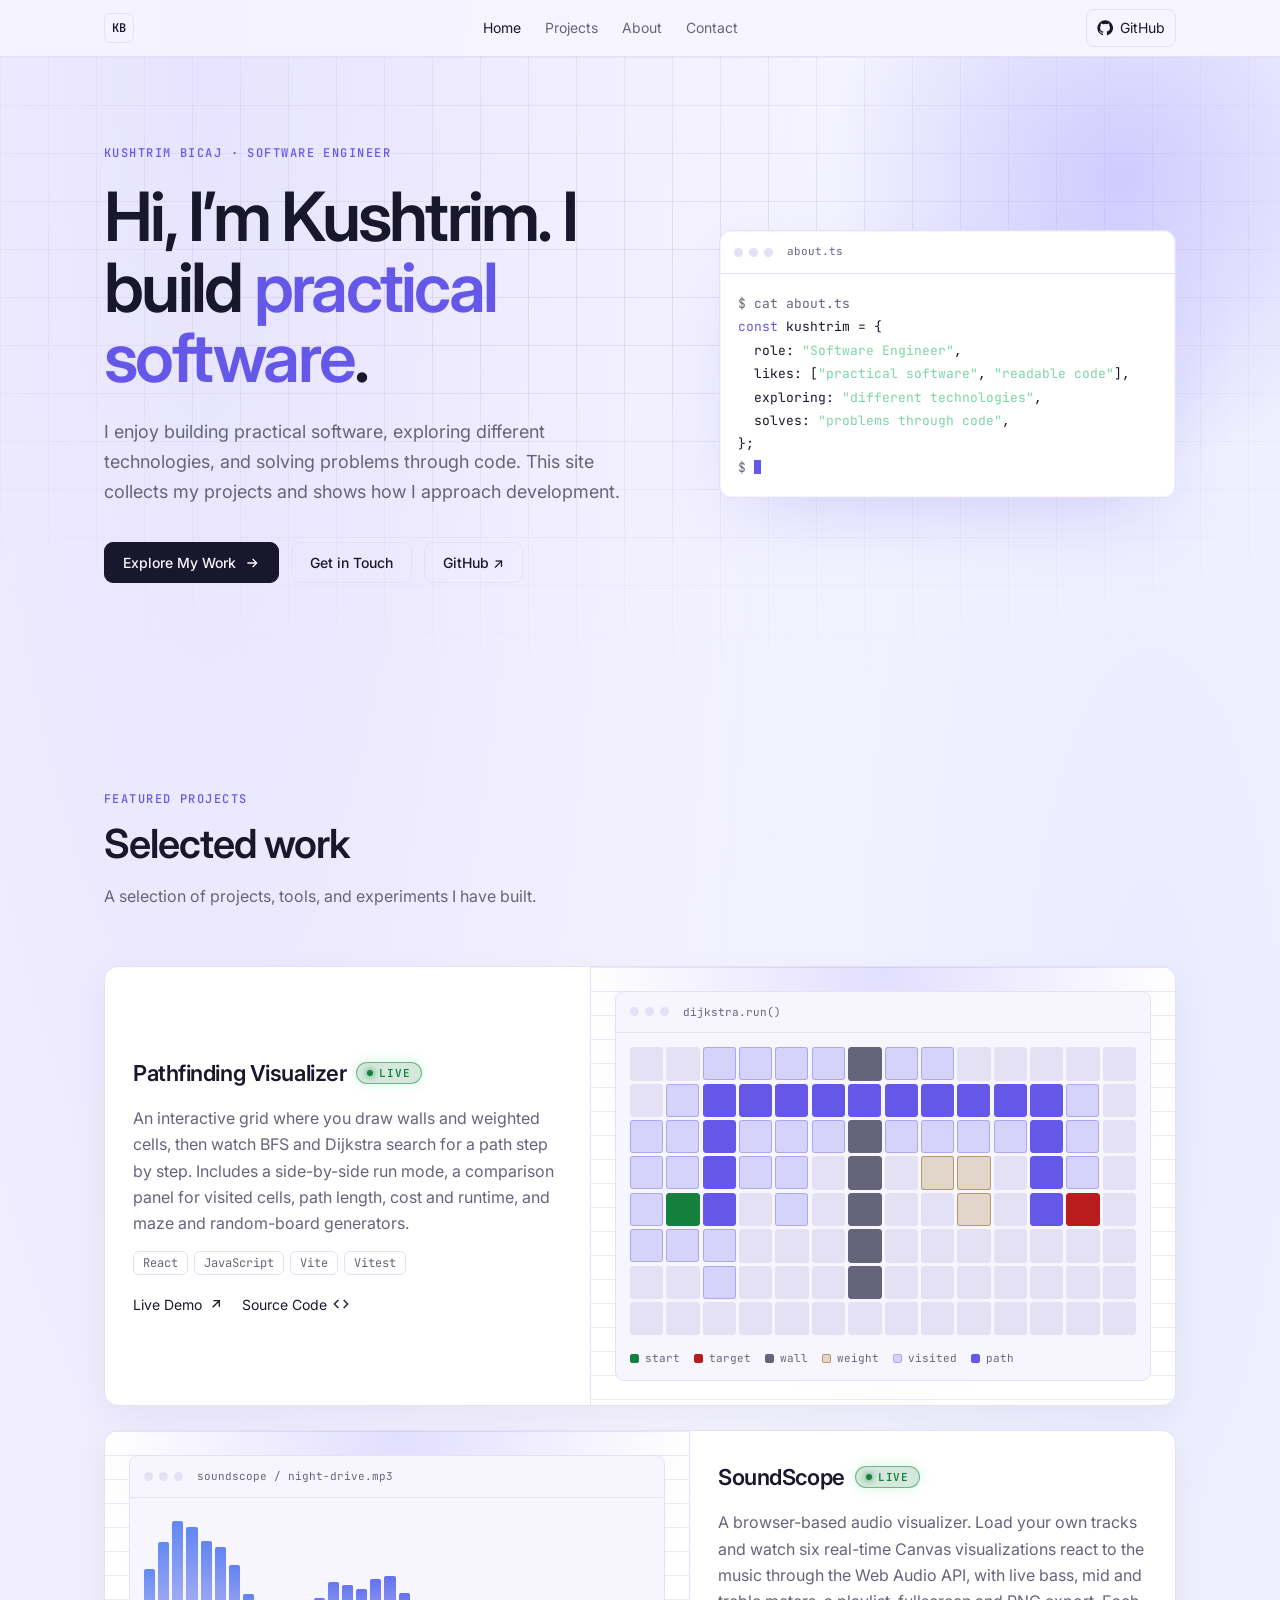
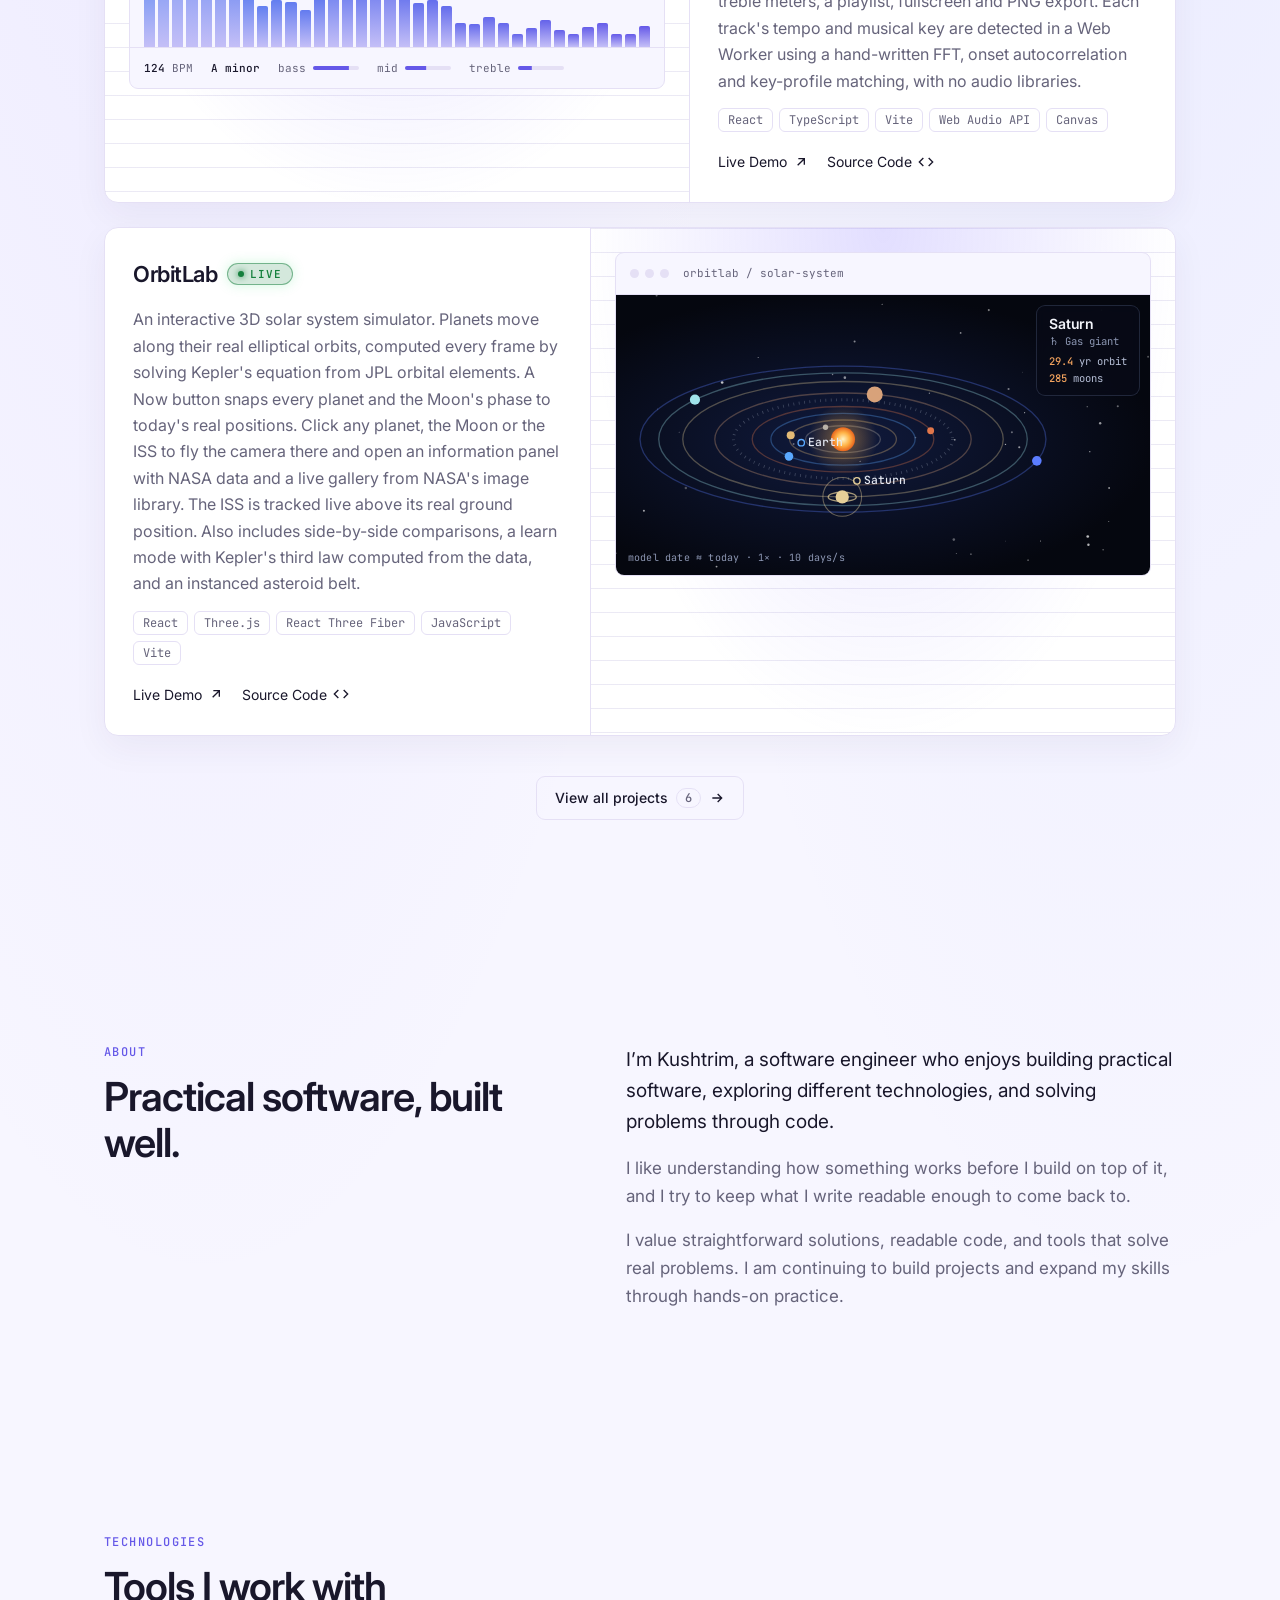
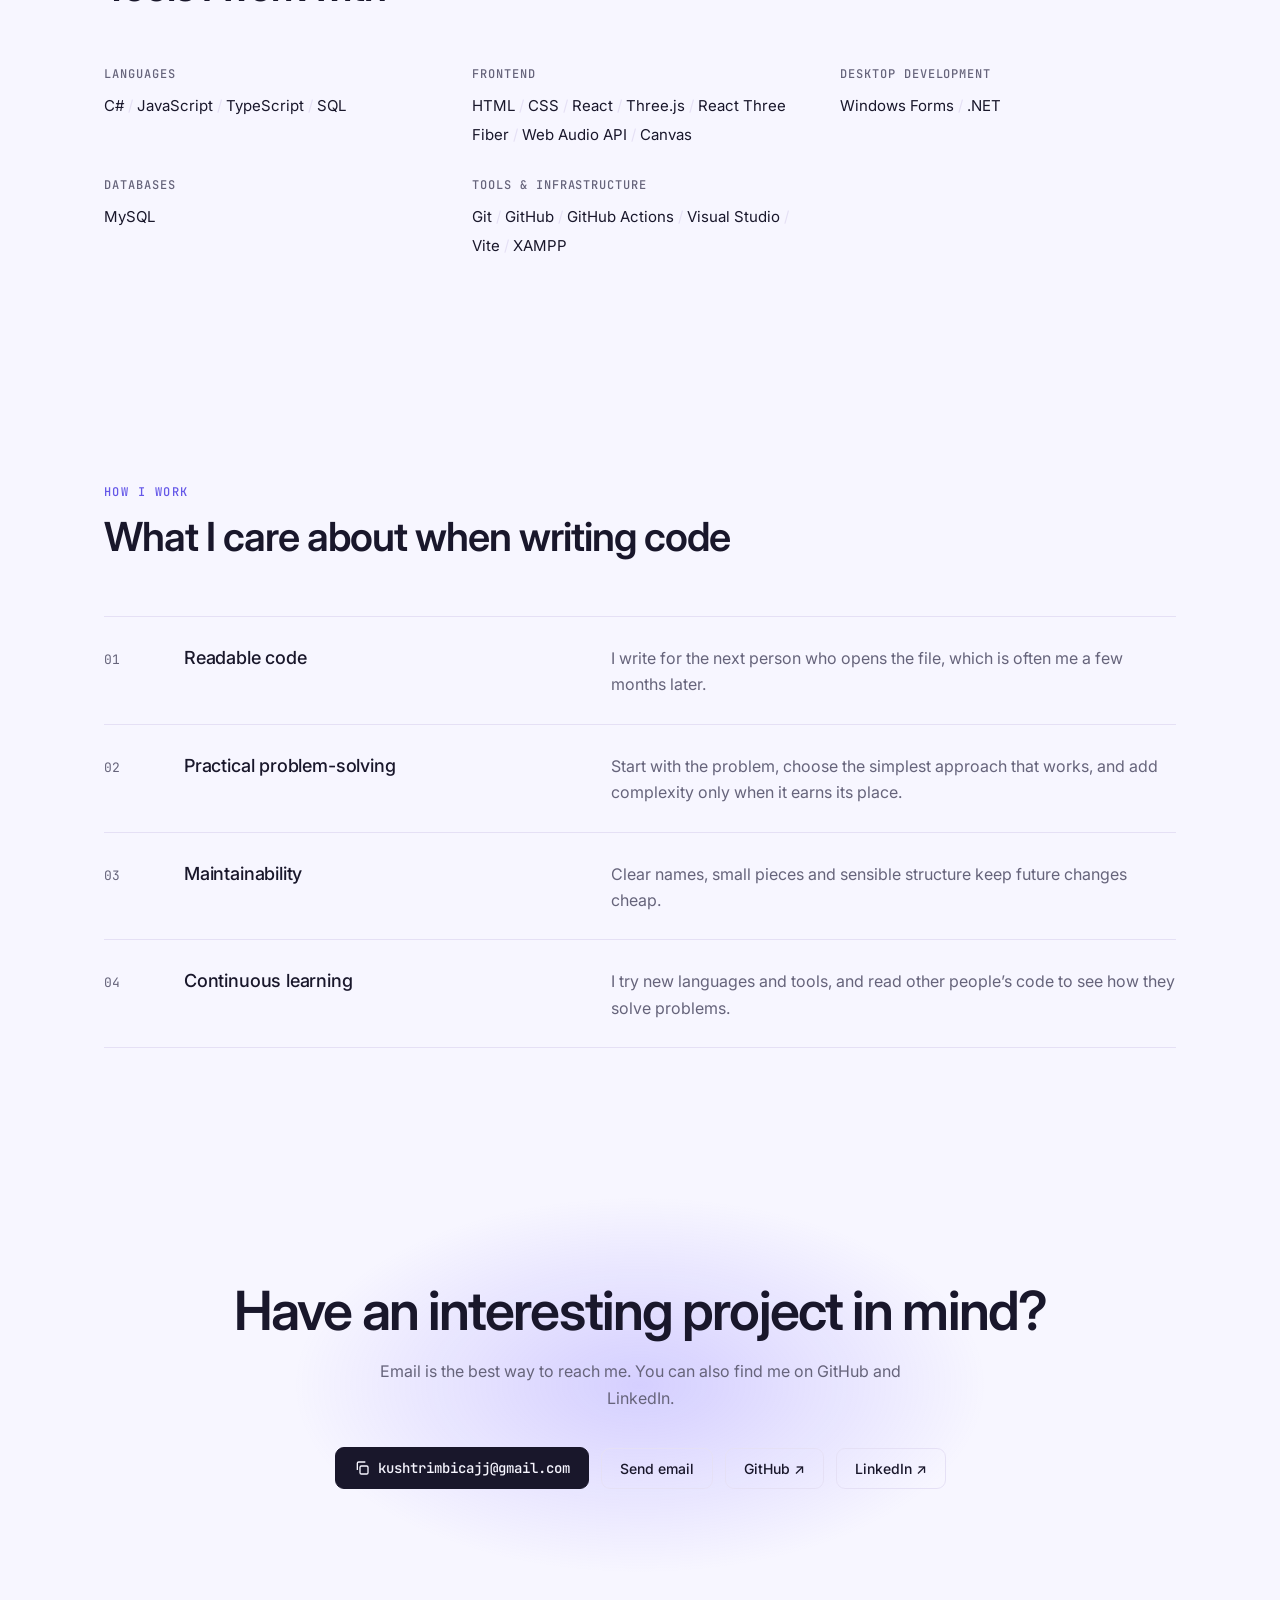
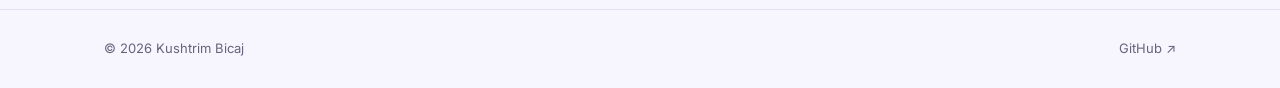
<file: index.html>
<!DOCTYPE html>
<html lang="en">
<head>
<meta charset="utf-8">
<meta name="viewport" content="width=device-width, initial-scale=1, viewport-fit=cover">
<title>Kushtrim Bicaj — Software Engineer</title>
<meta name="description" content="Portfolio of Kushtrim Bicaj, a software engineer who builds practical software and solves problems through code.">
<meta property="og:title" content="Kushtrim Bicaj — Software Engineer">
<meta property="og:description" content="Practical software, readable code, and problem solving. Projects and approach of Kushtrim Bicaj.">
<meta property="og:type" content="website">
<meta name="theme-color" content="#0c0d10">
<link rel="icon" href="data:image/svg+xml,%3Csvg xmlns='http://www.w3.org/2000/svg' viewBox='0 0 100 100'%3E%3Ctext y='.9em' font-size='90'%3E%E2%9A%A1%3C/text%3E%3C/svg%3E">
<link rel="preconnect" href="https://fonts.googleapis.com">
<link rel="preconnect" href="https://fonts.gstatic.com" crossorigin>
<link href="https://fonts.googleapis.com/css2?family=Inter:wght@400;500;600;700&family=JetBrains+Mono:wght@400;500&display=swap" rel="stylesheet">
<link rel="stylesheet" href="css/style.css">
</head>
<body data-page="home">
<a class="skip" href="#main">Skip to content</a>
<header><div class="wrap"><nav aria-label="Primary">
<a class="mono" href="#home" id="monogram" aria-label="Home"></a>
<div class="links" id="navlinks"></div>
<div class="right"><span class="avail" id="navAvail"><i class="dot"></i><span id="navAvailText"></span></span>
<a class="gh js-gh" id="navGh" target="_blank" rel="noopener noreferrer"><svg class="i" viewBox="0 0 24 24" fill="currentColor" aria-hidden="true"><path d="M12 .5a11.5 11.5 0 0 0-3.64 22.41c.58.1.79-.25.79-.56v-2c-3.2.7-3.88-1.37-3.88-1.37-.52-1.33-1.28-1.69-1.28-1.69-1.04-.71.08-.7.08-.7 1.15.08 1.76 1.18 1.76 1.18 1.03 1.76 2.69 1.25 3.35.96.1-.75.4-1.25.73-1.54-2.55-.29-5.24-1.28-5.24-5.68 0-1.26.45-2.28 1.18-3.09-.12-.29-.51-1.46.11-3.05 0 0 .97-.31 3.17 1.18a11 11 0 0 1 5.77 0c2.2-1.49 3.17-1.18 3.17-1.18.63 1.59.23 2.76.11 3.05.74.81 1.18 1.83 1.18 3.09 0 4.41-2.69 5.38-5.25 5.67.41.36.78 1.06.78 2.14v3.17c0 .31.21.67.8.56A11.5 11.5 0 0 0 12 .5Z"/></svg><span>GitHub</span></a></div>
</nav></div></header>

<main id="main">
<section class="hero" id="home"><div class="wrap">
<div>
<div class="eyebrow" id="heroRole" style="margin:0 0 20px"></div>
<div class="status" id="heroStatus"><i class="dot"></i><span id="heroStatusText"></span></div>
<h1 id="heroTitle"></h1>
<p id="heroText"></p>
<div class="btns"><a class="btn pri" href="#projects">Explore My Work <svg class="i" viewBox="0 0 24 24" fill="none" stroke="currentColor" stroke-width="2" aria-hidden="true"><path d="M5 12h14M13 6l6 6-6 6"/></svg></a><a class="btn" href="#contact">Get in Touch</a><a class="btn js-gh" id="heroGh" target="_blank" rel="noopener noreferrer">GitHub ↗</a></div>
</div>
<div class="term" aria-hidden="true"><div class="bar"><b></b><b></b><b></b><span>about.ts</span></div><pre id="term"></pre></div>
</div></section>

<section id="projects"><div class="wrap">
<div class="head rv"><p class="eyebrow">Featured projects</p><h2>Selected work</h2><p class="lede">A selection of projects, tools, and experiments I have built.</p></div>
<div class="grid" id="projGrid"></div>
<div class="more rv"><a class="btn" href="projects.html">View all projects <span class="cnt" id="allCount"></span> <svg class="i" viewBox="0 0 24 24" fill="none" stroke="currentColor" stroke-width="2" aria-hidden="true"><path d="M5 12h14M13 6l6 6-6 6"/></svg></a></div>
</div></section>

<section id="about"><div class="wrap two">
<div class="rv"><p class="eyebrow">About</p><h2>Practical software, built well.</h2></div>
<div class="rv prose" id="aboutText"></div>
</div></section>

<section id="tech"><div class="wrap">
<div class="head rv"><p class="eyebrow">Technologies</p><h2>Tools I work with</h2><p class="lede" id="techNote"></p></div>
<div class="skills rv" id="skills"></div>
</div></section>

<section id="principles"><div class="wrap">
<div class="head rv"><p class="eyebrow">How I work</p><h2>What I care about when writing code</h2></div>
<ol class="pr rv" id="pr"></ol>
</div></section>

<section class="cta" id="contact"><div class="wrap">
<h2 class="rv">Have an interesting project in mind?</h2>
<p class="lede rv">Email is the best way to reach me. You can also find me on GitHub and LinkedIn.</p>
<div class="btns rv"><button class="btn pri mail" id="copyMail" type="button"><svg class="i" viewBox="0 0 24 24" fill="none" stroke="currentColor" stroke-width="2" aria-hidden="true"><rect x="9" y="9" width="12" height="12" rx="2"/><path d="M5 15V5a2 2 0 0 1 2-2h10"/></svg><span id="mailLabel"></span></button>
<a class="btn" id="mailTo">Send email</a><a class="btn js-gh" id="ctGh" target="_blank" rel="noopener noreferrer">GitHub ↗</a><a class="btn" id="ctLi" target="_blank" rel="noopener noreferrer">LinkedIn ↗</a></div>
</div></section>
</main>

<footer><div class="wrap"><span id="foot"></span><a class="js-gh" id="footGh" target="_blank" rel="noopener noreferrer">GitHub ↗</a></div></footer>
<button class="totop" id="toTop" type="button" aria-label="Back to top" hidden><svg class="i" viewBox="0 0 24 24" fill="none" stroke="currentColor" stroke-width="2" aria-hidden="true"><path d="M12 19V5M6 11l6-6 6 6"/></svg></button>
<div class="toast" id="toast" role="status" aria-live="polite">Email copied</div>

<script src="js/data.js"></script>
<script src="js/main.js"></script>
</body>
</html>
</file>
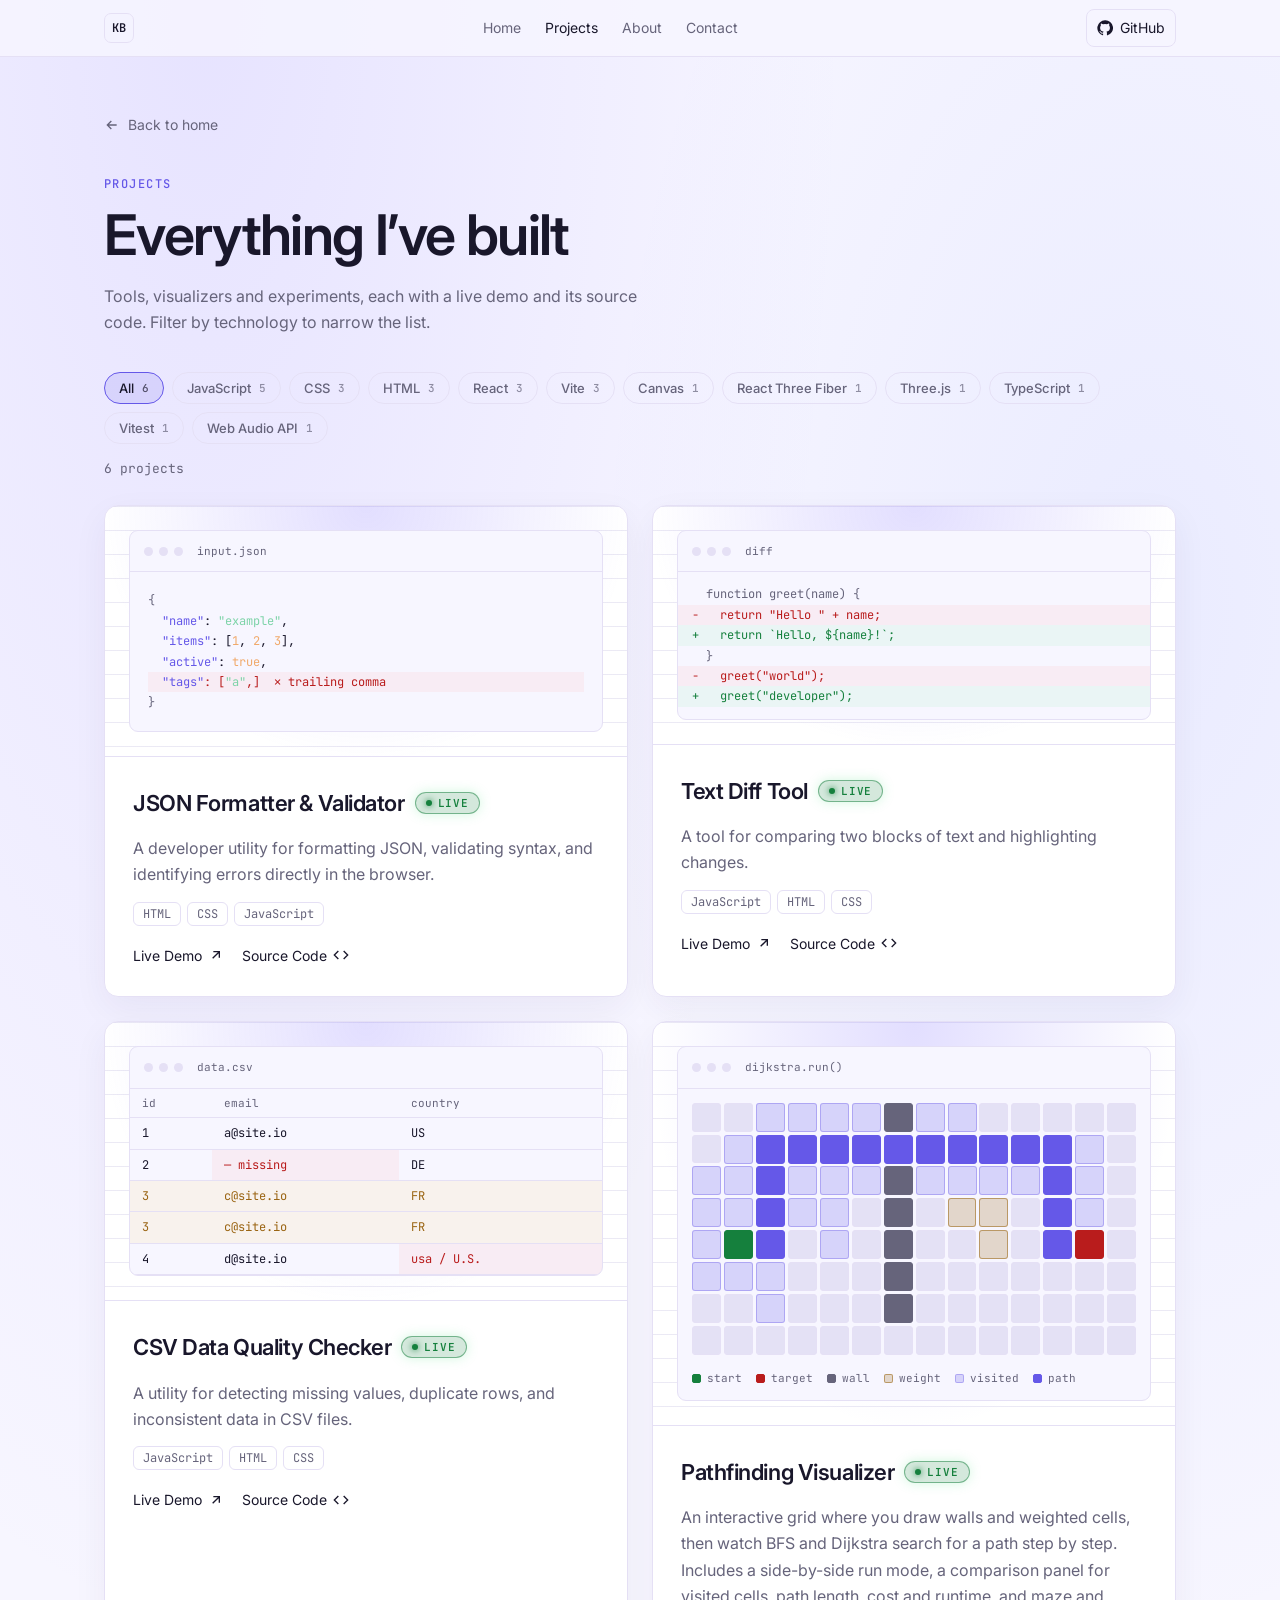
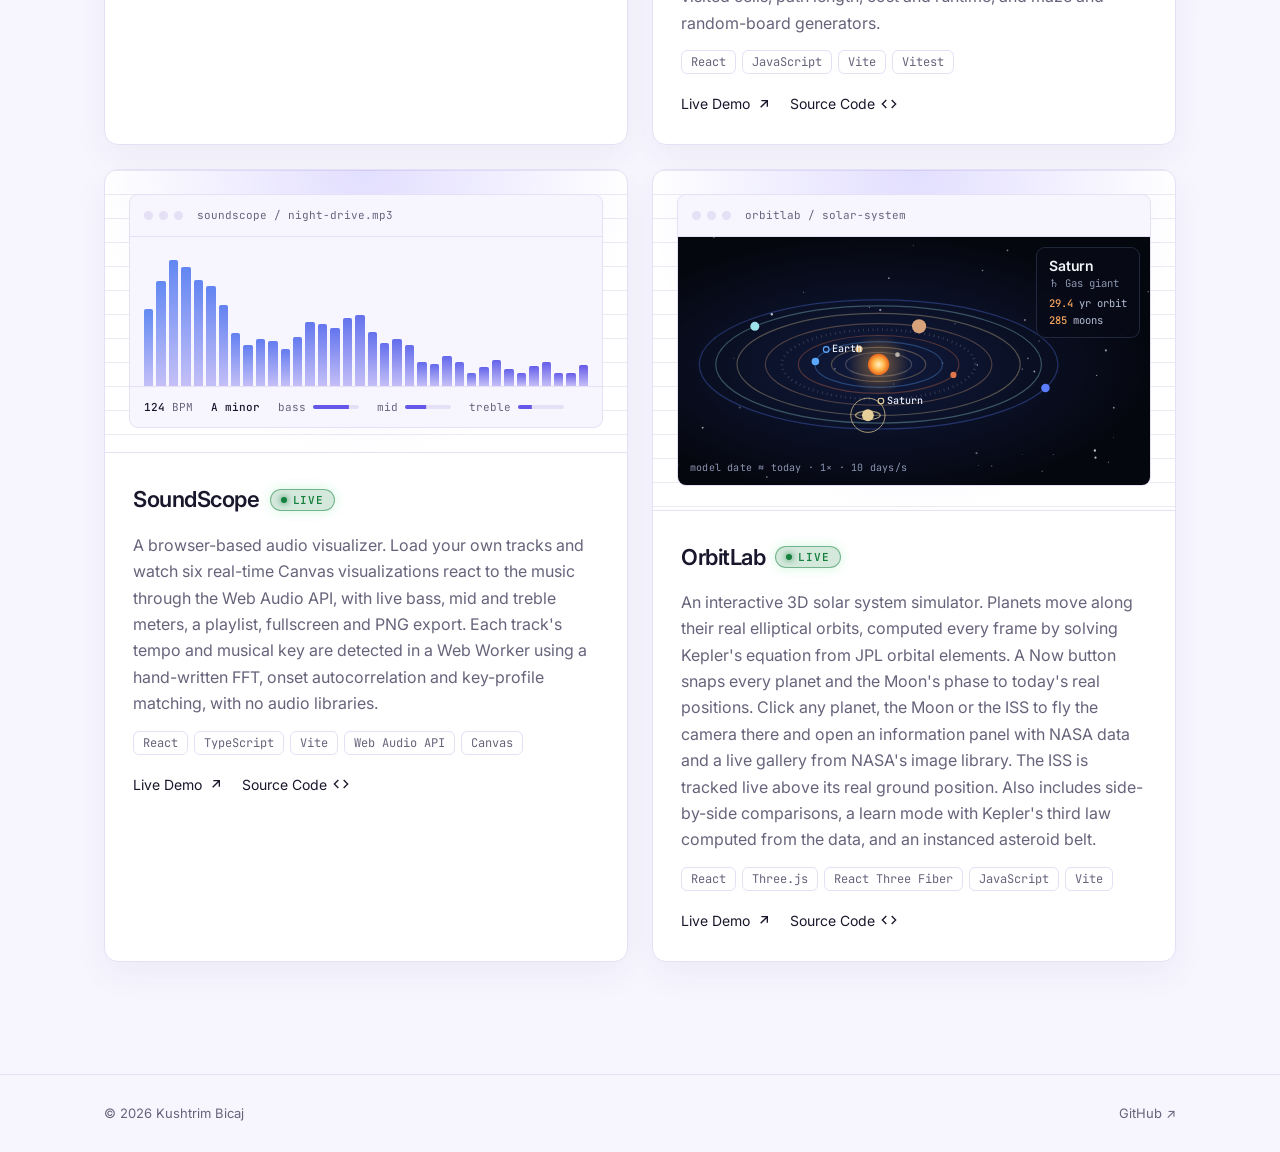
<file: projects.html>
<!DOCTYPE html>
<html lang="en">
<head>
<meta charset="utf-8">
<meta name="viewport" content="width=device-width, initial-scale=1, viewport-fit=cover">
<title>Projects — Kushtrim Bicaj</title>
<meta name="description" content="All projects by Kushtrim Bicaj: developer tools, visualizers, and experiments, with live demos and source code.">
<meta property="og:title" content="Projects — Kushtrim Bicaj">
<meta property="og:description" content="Practical software, readable code, and problem solving. Projects and approach of Kushtrim Bicaj.">
<meta property="og:type" content="website">
<meta name="theme-color" content="#0c0d10">
<link rel="icon" href="data:image/svg+xml,%3Csvg xmlns='http://www.w3.org/2000/svg' viewBox='0 0 100 100'%3E%3Ctext y='.9em' font-size='90'%3E%E2%9A%A1%3C/text%3E%3C/svg%3E">
<link rel="preconnect" href="https://fonts.googleapis.com">
<link rel="preconnect" href="https://fonts.gstatic.com" crossorigin>
<link href="https://fonts.googleapis.com/css2?family=Inter:wght@400;500;600;700&family=JetBrains+Mono:wght@400;500&display=swap" rel="stylesheet">
<link rel="stylesheet" href="css/style.css">
</head>
<body data-page="projects">
<a class="skip" href="#main">Skip to content</a>
<header><div class="wrap"><nav aria-label="Primary">
<a class="mono" href="#home" id="monogram" aria-label="Home"></a>
<div class="links" id="navlinks"></div>
<div class="right"><span class="avail" id="navAvail"><i class="dot"></i><span id="navAvailText"></span></span>
<a class="gh js-gh" id="navGh" target="_blank" rel="noopener noreferrer"><svg class="i" viewBox="0 0 24 24" fill="currentColor" aria-hidden="true"><path d="M12 .5a11.5 11.5 0 0 0-3.64 22.41c.58.1.79-.25.79-.56v-2c-3.2.7-3.88-1.37-3.88-1.37-.52-1.33-1.28-1.69-1.28-1.69-1.04-.71.08-.7.08-.7 1.15.08 1.76 1.18 1.76 1.18 1.03 1.76 2.69 1.25 3.35.96.1-.75.4-1.25.73-1.54-2.55-.29-5.24-1.28-5.24-5.68 0-1.26.45-2.28 1.18-3.09-.12-.29-.51-1.46.11-3.05 0 0 .97-.31 3.17 1.18a11 11 0 0 1 5.77 0c2.2-1.49 3.17-1.18 3.17-1.18.63 1.59.23 2.76.11 3.05.74.81 1.18 1.83 1.18 3.09 0 4.41-2.69 5.38-5.25 5.67.41.36.78 1.06.78 2.14v3.17c0 .31.21.67.8.56A11.5 11.5 0 0 0 12 .5Z"/></svg><span>GitHub</span></a></div>
</nav></div></header>

<main id="main">
<section class="page-top" id="projects"><div class="wrap">
<a class="back" href="index.html"><svg class="i" viewBox="0 0 24 24" fill="none" stroke="currentColor" stroke-width="2" aria-hidden="true"><path d="M19 12H5M11 18l-6-6 6-6"/></svg>Back to home</a>
<div class="head"><p class="eyebrow">Projects</p><h1 class="ptitle">Everything I’ve built</h1><p class="lede">Tools, visualizers and experiments, each with a live demo and its source code. Filter by technology to narrow the list.</p></div>
<div class="filters" id="filters" role="group" aria-label="Filter projects by technology"></div>
<p class="result" id="resultNote" aria-live="polite"></p>
<div class="grid" id="allGrid"></div>
</div></section>
</main>

<footer><div class="wrap"><span id="foot"></span><a class="js-gh" id="footGh" target="_blank" rel="noopener noreferrer">GitHub ↗</a></div></footer>

<script src="js/data.js"></script>
<script src="js/main.js"></script>
</body>
</html>
</file>
<file: css/style.css>
:root{--bg:#0c0d10;--bg2:#121318;--fg:#e8e8ea;--mut:#8b8d98;--line:#23252d;--acc:#8b97ff;--glow:rgba(124,140,255,.16);--grid:rgba(255,255,255,.035);--ok:#4ade80;--bad:#f87171;--warn:#fbbf24;
--sans:"Inter",system-ui,-apple-system,"Segoe UI",sans-serif;--mono:"JetBrains Mono",ui-monospace,SFMono-Regular,Menlo,monospace;
box-sizing:border-box;padding-top:env(safe-area-inset-top,0px);padding-bottom:env(safe-area-inset-bottom,0px);color-scheme:dark}
@media(prefers-color-scheme:light){:root:not([data-theme="dark"]){--bg:#f7f6ff;--bg2:#fff;--fg:#19172b;--mut:#66647b;--line:#e5e0f5;--acc:#6558e8;--glow:rgba(111,91,255,.25);--grid:rgba(91,77,170,.12);--ok:#15803d;--bad:#b91c1c;--warn:#9a6412;color-scheme:light}}
@media(prefers-color-scheme:light){:root:not([data-theme="dark"]) body{background:radial-gradient(ellipse at 16% 0%,rgba(137,119,255,.15),transparent 42%),radial-gradient(ellipse at 90% 22%,rgba(102,128,255,.09),transparent 34%),var(--bg)}:root:not([data-theme="dark"]) .hero::before{-webkit-mask-image:radial-gradient(ellipse 78% 68% at 50% 35%,#000 15%,transparent 100%);mask-image:radial-gradient(ellipse 78% 68% at 50% 35%,#000 15%,transparent 100%)}:root:not([data-theme="dark"]) .term{box-shadow:0 30px 80px -30px rgba(101,88,232,.28),0 0 0 1px rgba(101,88,232,.06) inset}:root:not([data-theme="dark"]) .pvw{background:radial-gradient(ellipse at 50% 0,rgba(111,91,255,.2),transparent 72%),linear-gradient(var(--grid) 1px,transparent 1px) 0 0/24px 24px}:root:not([data-theme="dark"]) .proj{box-shadow:0 12px 35px rgba(49,37,100,.055)}:root:not([data-theme="dark"]) .proj:hover{box-shadow:0 18px 45px rgba(87,69,200,.13)}}
:root[data-theme="dark"]{color-scheme:dark}
*,*::before,*::after{box-sizing:border-box}
html{scroll-behavior:smooth;scroll-padding-top:calc(72px + env(safe-area-inset-top,0px));-webkit-text-size-adjust:100%}
body{margin:0;background:var(--bg);color:var(--fg);font:400 16px/1.65 var(--sans);overflow-x:hidden;-webkit-font-smoothing:antialiased}
body::before{content:"";position:fixed;inset:0 0 auto;height:env(safe-area-inset-top,0px);z-index:60;background:var(--bg)}
a{color:inherit;text-decoration:none}
:focus-visible{outline:2px solid var(--acc);outline-offset:3px;border-radius:4px}
.skip{position:absolute;left:-999px;top:8px;background:var(--acc);color:#000;padding:8px 14px;border-radius:6px;z-index:100}.skip:focus{left:8px}
.wrap{max-width:1120px;margin:0 auto;padding:0 24px}
section{padding:112px 0;position:relative}
.eyebrow{font:500 12px var(--mono);letter-spacing:.12em;text-transform:uppercase;color:var(--acc);margin:0 0 14px}
h2{font-size:clamp(28px,4vw,40px);line-height:1.15;letter-spacing:-.025em;margin:0 0 16px;font-weight:600}
.lede{color:var(--mut);max-width:560px;margin:0}
/* nav */
header{position:sticky;top:env(safe-area-inset-top,0px);z-index:50;background:color-mix(in srgb,var(--bg) 82%,transparent);backdrop-filter:blur(10px);border-bottom:1px solid var(--line)}
nav{display:flex;align-items:center;justify-content:space-between;height:56px;gap:12px}
.mono{display:inline-grid;place-items:center;width:30px;height:30px;border:1px solid var(--line);border-radius:7px;font:600 12px var(--mono);letter-spacing:.02em;transition:border-color .2s,color .2s}
.mono:hover{border-color:var(--acc);color:var(--acc)}
.links{display:flex;gap:4px;align-items:center}
.links a{font-size:14px;color:var(--mut);padding:6px 10px;border-radius:6px;transition:color .2s}
.links a:hover,.links a.on{color:var(--fg)}
.right{display:flex;align-items:center;gap:12px}
.avail{display:inline-flex;align-items:center;gap:8px;font:400 12px var(--mono);color:var(--mut)}
.dot{width:7px;height:7px;border-radius:50%;background:var(--ok);box-shadow:0 0 0 0 var(--ok);animation:pulse 2.4s infinite}
@keyframes pulse{70%{box-shadow:0 0 0 7px transparent}100%{box-shadow:0 0 0 0 transparent}}
.gh{display:inline-flex;align-items:center;gap:7px;font-size:14px;padding:6px 10px;border:1px solid var(--line);border-radius:8px;transition:border-color .2s}
.gh:hover{border-color:var(--acc)}
svg.i{width:16px;height:16px;flex:none}
/* hero */
.hero{padding:88px 0 96px;overflow:hidden}
.hero::before{content:"";position:absolute;inset:0;background:linear-gradient(var(--grid) 1px,transparent 1px) 0 0/48px 48px,linear-gradient(90deg,var(--grid) 1px,transparent 1px) 0 0/48px 48px;-webkit-mask-image:radial-gradient(ellipse 70% 60% at 50% 30%,#000,transparent);mask-image:radial-gradient(ellipse 70% 60% at 50% 30%,#000,transparent)}
.hero::after{content:"";position:absolute;width:640px;height:640px;right:-160px;top:-200px;background:radial-gradient(circle,var(--glow),transparent 65%);pointer-events:none}
.hero .wrap{position:relative;z-index:1;display:grid;grid-template-columns:1.1fr .9fr;gap:56px;align-items:center}
.status{display:inline-flex;gap:8px;align-items:center;font:400 12px var(--mono);color:var(--mut);border:1px solid var(--line);padding:5px 12px;border-radius:99px;margin-bottom:28px}
h1{font-size:clamp(38px,6vw,68px);line-height:1.04;letter-spacing:-.04em;font-weight:600;margin:0 0 24px}
h1 em{font-style:normal;color:var(--acc)}
.hero p{color:var(--mut);font-size:18px;max-width:520px;margin:0 0 36px}
.btns{display:flex;flex-wrap:wrap;gap:12px;align-items:center}
.btn{display:inline-flex;align-items:center;gap:8px;font:500 14px var(--sans);padding:11px 18px;border-radius:9px;border:1px solid var(--line);background:transparent;color:var(--fg);cursor:pointer;transition:transform .15s,border-color .2s,background .2s}
.btn:hover{border-color:var(--acc);transform:translateY(-1px)}
.btn.pri{background:var(--fg);color:var(--bg);border-color:var(--fg)}
.btn.pri:hover{background:var(--acc);border-color:var(--acc);color:#000}
.term{background:var(--bg2);border:1px solid var(--line);border-radius:12px;box-shadow:0 30px 80px -30px var(--glow),0 0 0 1px rgba(255,255,255,.02) inset;font:400 13px/1.8 var(--mono);overflow:hidden;min-width:0}
.bar{display:flex;gap:6px;align-items:center;padding:11px 14px;border-bottom:1px solid var(--line);color:var(--mut);font-size:11px}
.bar b{width:9px;height:9px;border-radius:50%;background:var(--line)}.bar span{margin-left:8px}
.term pre,.pv pre{margin:0;padding:18px;overflow-x:auto;font:inherit;white-space:pre}
.term .l{display:block;opacity:0;animation:in .4s forwards}
@keyframes in{from{opacity:0;transform:translateY(4px)}to{opacity:1;transform:none}}
.caret{display:inline-block;width:7px;height:14px;background:var(--acc);vertical-align:-2px;animation:blink 1s steps(2) infinite}
@keyframes blink{50%{opacity:0}}
.k{color:var(--acc)}.s{color:#7dd3a8}.n{color:#f0a96a}.c{color:var(--mut)}
/* projects */
.head{margin-bottom:56px}
.grid{display:grid;grid-template-columns:repeat(2,1fr);gap:24px}
.proj{position:relative;display:flex;flex-direction:column;border:1px solid var(--line);border-radius:14px;background:var(--bg2);overflow:hidden;transition:border-color .25s,transform .25s}
.proj:hover{border-color:color-mix(in srgb,var(--acc) 55%,var(--line));transform:translateY(-3px)}
.proj.wide{grid-column:span 2;flex-direction:row}
.proj.wide.rev{flex-direction:row-reverse}
.proj.wide .pvw{flex:1.25}.proj.wide .info{flex:1;justify-content:center}
.pvw{padding:24px;background:radial-gradient(ellipse at 50% 0,var(--glow),transparent 70%),linear-gradient(var(--grid) 1px,transparent 1px) 0 0/24px 24px;border-bottom:1px solid var(--line);min-width:0}
.proj.wide .pvw{border-bottom:0;border-right:1px solid var(--line)}.proj.wide.rev .pvw{border-right:0;border-left:1px solid var(--line)}
.pv{background:var(--bg);border:1px solid var(--line);border-radius:9px;font:400 12px/1.7 var(--mono);overflow:hidden;transition:transform .4s}
.proj:hover .pv{transform:scale(1.018) rotate(-.2deg)}
.info{padding:28px;display:flex;flex-direction:column;gap:14px}
.info h3{margin:0;font-size:22px;letter-spacing:-.02em;font-weight:600;display:flex;gap:10px;align-items:center;flex-wrap:wrap}

/* Eye-catching Live Badge Styling */
.tag{font:600 11px var(--mono);letter-spacing:.08em;text-transform:uppercase;padding:3px 10px;border-radius:99px;display:inline-flex;align-items:center;gap:6px}
.tag.live{background:color-mix(in srgb,var(--ok) 18%,transparent);border:1px solid color-mix(in srgb,var(--ok) 50%,transparent);color:var(--ok);box-shadow:0 0 12px rgba(74,222,128,0.25)}
.tag.live::before{content:"";width:6px;height:6px;border-radius:50%;background:var(--ok);box-shadow:0 0 6px var(--ok);animation:pulse 2s infinite}
.tag.placeholder{border:1px solid var(--line);color:var(--warn);background:transparent}

.info p{margin:0;color:var(--mut)}
.stack{display:flex;flex-wrap:wrap;gap:6px;list-style:none;margin:0;padding:0}
.stack li{font:400 12px var(--mono);color:var(--mut);padding:3px 9px;border:1px solid var(--line);border-radius:6px}
.plinks{display:flex;gap:18px;margin-top:4px;font-size:14px;flex-wrap:wrap}
.plinks a{display:inline-flex;gap:6px;align-items:center;border-bottom:1px solid transparent;transition:color .2s,border-color .2s}
.plinks a:hover{color:var(--acc);border-color:var(--acc)}
.plinks .off{color:var(--mut);opacity:.75}
.add{color:var(--ok)}.del{color:var(--bad)}.add,.del{display:block;padding:0 14px}.add{background:rgba(74,222,128,.08)}.del{background:rgba(248,113,113,.08)}.ctx{display:block;padding:0 14px;color:var(--mut)}
table{border-collapse:collapse;width:100%}td,th{padding:5px 12px;text-align:left;border-bottom:1px solid var(--line);font-weight:400;white-space:nowrap}th{color:var(--mut);font-size:11px}
td.miss{color:var(--bad);background:rgba(248,113,113,.08)}td.dup{color:var(--warn);background:rgba(251,191,36,.08)}
.rows{padding:6px 0}.row{display:flex;align-items:center;gap:12px;padding:6px 14px}.row .nm{flex:1;min-width:0;overflow:hidden;text-overflow:ellipsis;white-space:nowrap}.row svg{width:90px;height:22px;flex:none}.ms{color:var(--mut);width:52px;text-align:right}
/* about */
.two{display:grid;grid-template-columns:1fr 1.2fr;gap:64px}
.skills{display:grid;grid-template-columns:repeat(2,1fr);gap:28px 32px}
.skills h3{font:500 12px var(--mono);letter-spacing:.08em;text-transform:uppercase;color:var(--mut);margin:0 0 10px}
.skills p{margin:0;font-size:15px;line-height:1.9}
.skills span:not(:last-child)::after{content:" / ";color:var(--line)}
/* principles */
.pr{list-style:none;margin:0;padding:0;border-top:1px solid var(--line)}
.pr li{display:grid;grid-template-columns:56px 1fr 1.4fr;gap:24px;padding:26px 0;border-bottom:1px solid var(--line);align-items:baseline;transition:padding-left .25s}
.pr li:hover{padding-left:10px}.pr li:hover .no{color:var(--acc)}
.no{font:400 13px var(--mono);color:var(--mut);transition:color .2s}.pr h3{margin:0;font-size:18px;font-weight:500;letter-spacing:-.01em}.pr p{margin:0;color:var(--mut)}
/* contact */
.cta{text-align:center;padding:120px 0;overflow:hidden}
.cta::before{content:"";position:absolute;left:50%;top:50%;width:700px;height:380px;transform:translate(-50%,-50%);background:radial-gradient(ellipse,var(--glow),transparent 70%);pointer-events:none}
.cta .wrap{position:relative}.cta h2{font-size:clamp(32px,5vw,54px);letter-spacing:-.035em}.cta .lede{margin:0 auto 36px}.cta .btns{justify-content:center}
.mail{font-family:var(--mono)}
footer{border-top:1px solid var(--line);padding:28px 0;color:var(--mut);font-size:13px}
footer .wrap{display:flex;justify-content:space-between;gap:12px;flex-wrap:wrap;align-items:center}
.toast{position:fixed;left:50%;bottom:calc(24px + env(safe-area-inset-bottom,0px));transform:translate(-50%,20px);background:var(--fg);color:var(--bg);padding:9px 16px;border-radius:8px;font-size:13px;opacity:0;pointer-events:none;transition:.25s;z-index:70}
.toast.show{opacity:1;transform:translate(-50%,0)}
.rv{opacity:0;transform:translateY(16px);transition:opacity .6s,transform .6s}.rv.vis{opacity:1;transform:none}
@media(max-width:900px){.hero .wrap,.two{grid-template-columns:1fr;gap:40px}.proj.wide,.proj.wide.rev{flex-direction:column;grid-column:span 2}.proj.wide .pvw,.proj.wide.rev .pvw{border:0;border-bottom:1px solid var(--line)}.pr li{grid-template-columns:40px 1fr}.pr li p{grid-column:2}}
@media(max-width:640px){section{padding:80px 0}.wrap{padding:0 18px}.grid{grid-template-columns:1fr}.proj.wide,.proj.wide.rev{grid-column:auto}.avail span,.gh span{display:none}.links a{padding:6px 7px;font-size:13px}.skills{grid-template-columns:1fr}.hero{padding-top:56px}.hero p{font-size:16px}.info{padding:22px}.pvw{padding:16px}}
@media(max-width:380px){.right .avail{display:none}}
@media(prefers-reduced-motion:reduce){*,*::before,*::after{animation:none!important;transition:none!important;scroll-behavior:auto!important}.rv,.term .l{opacity:1;transform:none}}
[hidden]{display:none!important}
.prose p{margin:0 0 16px;color:var(--mut);font-size:17px}.prose p:first-child{color:var(--fg);font-size:19px}.prose p:last-child{margin:0}
#tech .skills{grid-template-columns:repeat(3,1fr)}
footer a{transition:color .2s}footer a:hover{color:var(--fg)}
@media(max-width:900px){#tech .skills{grid-template-columns:repeat(2,1fr)}}
@media(max-width:640px){#tech .skills{grid-template-columns:1fr}}.pf{display:grid;grid-template-columns:repeat(14,1fr);gap:3px;padding:14px}
.pf i{aspect-ratio:1;border-radius:3px;background:var(--grid);border:1px solid var(--line)}
.pf i.wl,.pfl i.wl{background:var(--mut);border-color:var(--mut)}
.pf i.wt,.pfl i.wt{background:color-mix(in srgb,var(--warn) 22%,transparent);border-color:color-mix(in srgb,var(--warn) 55%,transparent)}
.pf i.vs,.pfl i.vs{background:color-mix(in srgb,var(--acc) 22%,transparent);border-color:color-mix(in srgb,var(--acc) 35%,transparent)}
.pf i.pa,.pfl i.pa{background:var(--acc);border-color:var(--acc)}
.pf i.st,.pfl i.st{background:var(--ok);border-color:var(--ok)}
.pf i.en,.pfl i.en{background:var(--bad);border-color:var(--bad)}
.pf i.vs,.pf i.pa{animation:pfIn .45s var(--d,0s) both}
@keyframes pfIn{from{opacity:0;transform:scale(.4)}to{opacity:1;transform:none}}
.pfl{display:flex;flex-wrap:wrap;gap:6px 14px;padding:0 14px 12px;color:var(--mut);font-size:11px}
.pfl span{display:inline-flex;align-items:center;gap:6px}.pfl i{width:9px;height:9px;border-radius:2px;border:1px solid var(--line)}
@media(prefers-reduced-motion:reduce){.pf i.vs,.pf i.pa{animation:none}}
.more{display:flex;justify-content:center;margin-top:40px}
.more .cnt{font:500 12px var(--mono);color:var(--mut);border:1px solid var(--line);border-radius:99px;padding:1px 8px}
.page-top{padding-top:56px}
.back{display:inline-flex;align-items:center;gap:8px;font-size:14px;color:var(--mut);margin-bottom:40px;transition:color .2s}.back:hover{color:var(--fg)}
.ptitle{font-size:clamp(36px,6vw,56px);line-height:1.05;letter-spacing:-.03em;margin:0 0 18px}
.page-top .head{margin-bottom:36px}
.filters{display:flex;flex-wrap:wrap;gap:8px;margin-bottom:16px}
.chip{display:inline-flex;align-items:center;gap:8px;font:500 13px var(--sans);color:var(--mut);background:transparent;border:1px solid var(--line);border-radius:99px;padding:7px 14px;cursor:pointer;transition:color .2s,border-color .2s,background .2s}
.chip span{font:500 11px var(--mono);opacity:.7}
.chip:hover{color:var(--fg);border-color:color-mix(in srgb,var(--acc) 55%,var(--line))}
.chip.on{color:var(--fg);border-color:var(--acc);background:color-mix(in srgb,var(--acc) 14%,transparent)}
.result{font:400 13px var(--mono);color:var(--mut);margin:0 0 28px}
.rv:not(.vis) .pf i{animation-play-state:paused}
.totop{position:fixed;right:calc(24px + env(safe-area-inset-right,0px));bottom:calc(24px + env(safe-area-inset-bottom,0px));z-index:60;width:46px;height:46px;display:grid;place-items:center;border-radius:50%;border:1px solid var(--line);background:color-mix(in srgb,var(--bg2) 88%,transparent);backdrop-filter:blur(10px);color:var(--fg);cursor:pointer;box-shadow:0 6px 24px rgba(0,0,0,.18);opacity:0;visibility:hidden;transform:translateY(12px);transition:opacity .25s,transform .25s,visibility .25s,border-color .2s,color .2s}
.totop.show{opacity:1;visibility:visible;transform:none}
.totop:hover{border-color:var(--acc);color:var(--acc);transform:translateY(-2px)}
.totop .i{width:18px;height:18px}
@media(max-width:640px){.totop{right:calc(16px + env(safe-area-inset-right,0px));bottom:calc(16px + env(safe-area-inset-bottom,0px));width:42px;height:42px}}
@media(prefers-reduced-motion:reduce){.totop{transition:opacity .2s,visibility .2s}}
/* page transitions */
body{animation:pageFade .5s cubic-bezier(.22,.61,.36,1) both}
main{animation:pageRise .6s cubic-bezier(.22,.61,.36,1) both}
@keyframes pageFade{from{opacity:0}to{opacity:1}}
@keyframes pageRise{from{transform:translateY(10px)}to{transform:none}}
body.leaving{animation:pageOut .26s cubic-bezier(.4,0,1,1) forwards;pointer-events:none}
body.leaving main{animation:pageLift .26s cubic-bezier(.4,0,1,1) forwards}
@keyframes pageOut{from{opacity:1}to{opacity:0}}
@keyframes pageLift{from{transform:none}to{transform:translateY(-6px)}}
/* projects filter swap */
#allGrid{transition:opacity .18s ease,transform .18s ease}
#allGrid.swap{opacity:0;transform:translateY(6px)}
#allGrid .rv{transition-duration:.45s}

/* SoundScope preview: spectrum bars and analysis readout */
.sp{display:flex;align-items:flex-end;gap:3px;height:150px;padding:18px 14px 0;border-bottom:1px solid var(--line)}
.sp i{flex:1;height:calc(var(--h) * 100%);border-radius:2px 2px 0 0;background:linear-gradient(to top,color-mix(in srgb,var(--acc) 35%,transparent),color-mix(in srgb,var(--acc) calc(55% + var(--t) * 45%),#5ec8ff));transform-origin:bottom;animation:spPulse 1.6s var(--d,0s) ease-in-out infinite alternate}
.spm{display:flex;flex-wrap:wrap;align-items:center;gap:8px 18px;padding:11px 14px;color:var(--mut);font-size:11px}
.spf b{color:var(--fg);font-weight:500}
.spl{display:inline-flex;align-items:center;gap:7px}
.spl i{position:relative;width:46px;height:4px;border-radius:2px;background:var(--line);overflow:hidden}
.spl i::after{content:"";position:absolute;inset:0;background:var(--acc);transform-origin:left;transform:scaleX(var(--v))}
@keyframes spPulse{from{transform:scaleY(1)}to{transform:scaleY(.62)}}
@media(max-width:640px){.sp{height:110px;gap:2px}.spl i{width:34px}}
@media(prefers-reduced-motion:reduce){.sp i{animation:none}}

/* OrbitLab preview: a dark "viewport" in both themes, like a screenshot of the 3D scene */
.orb{position:relative;background:radial-gradient(ellipse at 42% 52%,#101a3d 0%,#05070f 72%);color:#cfd6ea}
.orb svg{display:block;width:100%;height:auto}
.orb .olbl text{font:500 8.5px var(--mono);fill:#e8ecf6}
.orb-time{position:absolute;left:12px;bottom:9px;font-size:10px;color:#8d97b3;letter-spacing:.02em}
.orb-card{position:absolute;right:10px;top:10px;display:flex;flex-direction:column;gap:2px;padding:9px 12px;border:1px solid rgba(170,190,255,.16);border-radius:9px;background:rgba(8,11,24,.78);font-size:10.5px;line-height:1.45;color:#b6bfd6;backdrop-filter:blur(6px)}
.orb-card b{font:600 14px var(--sans);color:#f2f4fa;letter-spacing:-.01em}
.orb-card .orb-type{color:#8d97b3;margin-bottom:3px}
.orb-card em{font-style:normal;color:#f2a35e;font-weight:500}
@media(max-width:640px){.orb-card{top:6px;right:6px;padding:6px 9px;font-size:9.5px}.orb-card b{font-size:12px}.orb-time{display:none}}
</file>
